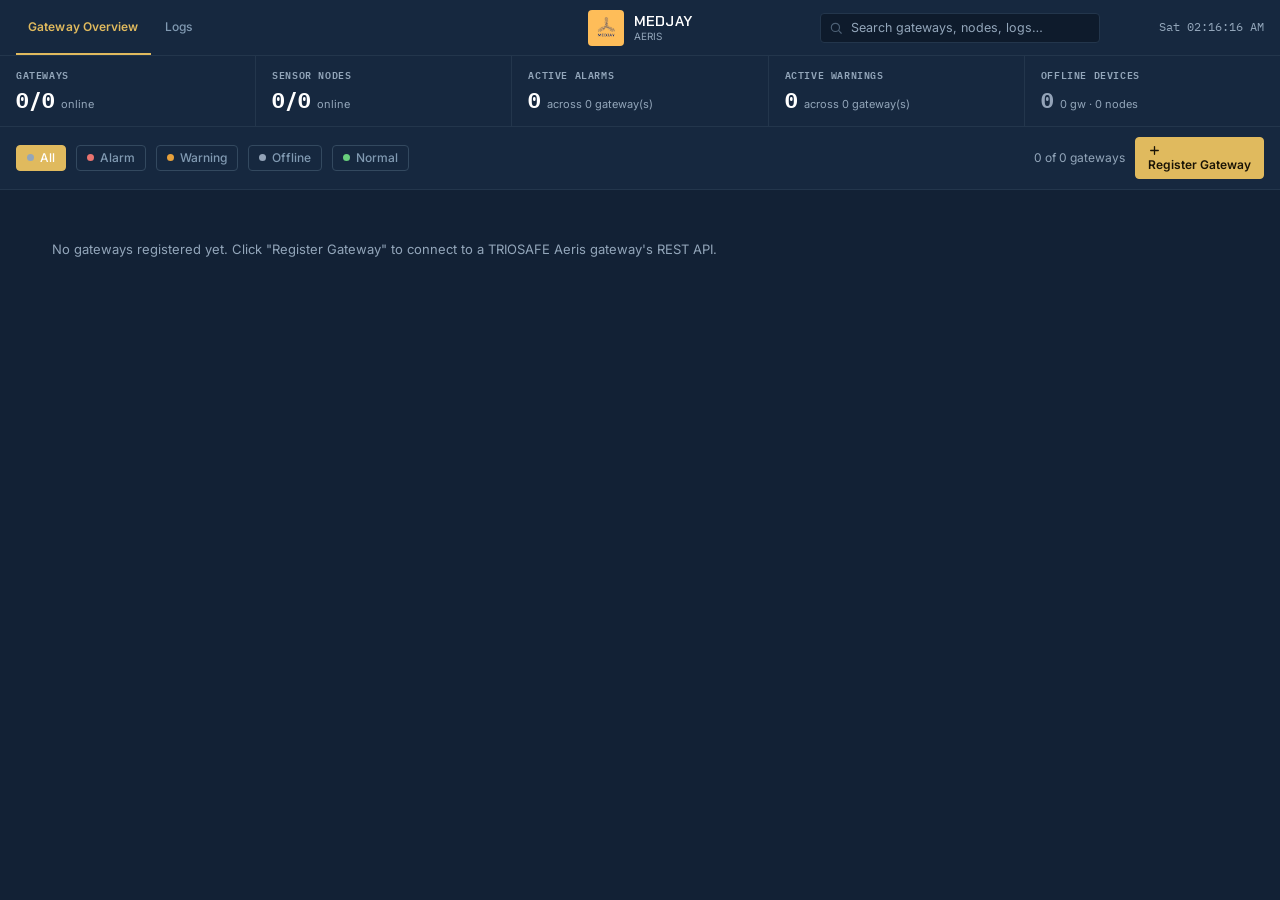
<file: index.html>
<!DOCTYPE html>
<html lang="en">
<head>
<meta charset="UTF-8">
<meta name="viewport" content="width=device-width, initial-scale=1.0">
<title>Medjay Aeris — Gateway Overview</title>
<link rel="preconnect" href="https://fonts.googleapis.com">
<link rel="preconnect" href="https://fonts.gstatic.com" crossorigin>
<link href="https://fonts.googleapis.com/css2?family=Chakra+Petch:wght@500;600;700&family=IBM+Plex+Mono:wght@400;500;600;700&family=Inter:wght@400;500;600;700&display=swap" rel="stylesheet">
<link rel="stylesheet" href="styles.css">
</head>
<body>

<div id="topbarMount"></div>
<div class="summary-strip" id="summaryStrip"></div>

<div class="toolbar">
  <div class="filter-chip active" data-f="all"><span class="dot" style="background:var(--text-tertiary)"></span>All</div>
  <div class="filter-chip" data-f="alarm"><span class="dot"></span>Alarm</div>
  <div class="filter-chip" data-f="warn"><span class="dot"></span>Warning</div>
  <div class="filter-chip" data-f="offline"><span class="dot"></span>Offline</div>
  <div class="filter-chip" data-f="ok"><span class="dot"></span>Normal</div>
  <div class="toolbar-spacer"></div>
  <span class="count-label" id="countLabel"></span>
  <button class="btn primary" id="addGwBtn">Register Gateway</button>
</div>

<div class="page">
  <div class="gw-grid" id="gwGrid"></div>
</div>

<div class="toast" id="toast"></div>

<script src="shared.js"></script>
<script>
document.getElementById('topbarMount').outerHTML = renderTopbar('overview');
document.getElementById('addGwBtn').innerHTML = ICONS.plus + ' Register Gateway';

let activeFilter = "all";

function promptGatewayForm(existing){
  const name = window.prompt('Gateway name:', existing ? existing.name : '');
  if(name === null) return null;
  const location = window.prompt('Location:', existing ? existing.location : '');
  if(location === null) return null;
  const baseUrl = window.prompt('Base URL (e.g. http://localhost:5000 or https://gateway.triosafe.in):', existing ? existing.baseUrl : 'http://localhost:5000');
  if(baseUrl === null) return null;
  const apiKey = window.prompt('API key (Bearer token — optional, current API version requires none):', existing ? GatewayRegistry.getApiKeyPlain(existing.id) : '');
  if(apiKey === null) return null;
  return { name: name.trim()||'Unnamed Gateway', location: location.trim()||'—', baseUrl: baseUrl.trim(), apiKey: apiKey.trim() };
}

document.getElementById('addGwBtn').addEventListener('click', ()=>{
  if(!requestEditUnlock()) return;
  const fields = promptGatewayForm(null);
  if(!fields) return;
  GatewayRegistry.add(fields);
  showToast('Gateway registered — polling started');
  render();
});

function cardHTML(gw){
  const entry = LiveStore.get(gw.id);
  const reachable = !!(entry.status && entry.status.gateway === "online");
  const sev = gwSeverity(gw.id);
  const nodes = entry.nodes || [];
  const totalNodes = nodes.length;
  const onlineNodes = nodes.filter(n=>n.online).length;
  const ok = nodes.filter(n=>nodeSeverity(n)==="ok").length;
  const amber = nodes.filter(n=>nodeSeverity(n)==="warn").length;
  const red = nodes.filter(n=>nodeSeverity(n)==="alarm").length;
  const offlineN = nodes.filter(n=>nodeSeverity(n)==="offline").length;
  const pct = totalNodes ? Math.round((onlineNodes/totalNodes)*100) : 0;
  const badgeMap = {alarm:"ALARM", warn:"WARNING", offline:"OFFLINE", ok:"NORMAL"};

  let alarmBanner;
  if(sev === "alarm"){
    alarmBanner = `<div class="alarm-banner active">${ICONS.alert}<span>${red} active alarm${red>1?'s':''}</span></div>`;
  } else if(!reachable){
    alarmBanner = `<div class="offline-note">${entry.lastError ? `Gateway unreachable — ${entry.lastError}` : 'Gateway unreachable'}</div>`;
  } else {
    alarmBanner = `<div class="alarm-banner clear">${ICONS.check}<span>No active alarms</span></div>`;
  }

  return `
  <div class="gw-card state-${sev}" data-id="${gw.id}" data-sev="${sev}" tabindex="0">
    <div class="gw-head">
      <div class="gw-title-block">
        <div class="gw-name-row">
          <span class="status-dot ${reachable?'online':'offline'}"></span>
          <span class="editable-wrap">
            <span class="gw-name">${gw.name}</span>
            <span class="edit-pencil" data-edit="gw-config" data-gw="${gw.id}" role="button" tabindex="0" aria-label="Edit gateway ${gw.name}" title="Edit gateway">${ICONS.pencil}</span>
          </span>
        </div>
        <div class="gw-location">${ICONS.pin}<span>${gw.location}</span></div>
        <div class="gw-location" style="font-family:var(--mono); font-size:10.5px;">${gw.baseUrl || '(no base URL configured)'}</div>
      </div>
      <span class="health-badge ${sev}">${badgeMap[sev]}</span>
    </div>
    <div class="divider"></div>
    <div class="conn-row">
      <div class="conn-item ${entry.status && entry.status.lora ? 'up':'down'}"><span class="cdot"></span>${ICONS.lora}<span>LoRa ${entry.status && entry.status.lora ? 'Connected':'Disconnected'}</span></div>
      <div class="conn-item ${entry.status && entry.status.database ? 'up':'down'}"><span class="cdot"></span><span>DB ${entry.status && entry.status.database ? 'Connected':'Disconnected'}</span></div>
    </div>
    <div class="nodes-row">
      <div class="row-label"><span>Sensor nodes</span><b>${onlineNodes}/${totalNodes} online</b></div>
      <div class="seg-bar"><div class="seg-online" style="width:${pct}%"></div><div class="seg-offline" style="width:${100-pct}%"></div></div>
    </div>
    <div class="threshold-row">
      <span class="t-item"><span class="tdot g"></span>${ok}</span>
      <span class="t-item"><span class="tdot a"></span>${amber}</span>
      <span class="t-item"><span class="tdot r"></span>${red}</span>
      <span class="t-item"><span class="tdot o"></span>${offlineN}</span>
    </div>
    ${alarmBanner}
    <div class="gw-footer">
      <span>${entry.status ? `Uptime ${Math.floor((entry.status.uptime||0)/60)}m` : '—'}</span>
      <span>${entry.lastPolled ? 'Polled ' + fmtAgo(Math.floor(entry.lastPolled/1000)) : 'Not yet polled'}</span>
    </div>
    <div class="gw-footer">
      <button class="btn danger" data-remove="${gw.id}" style="font-size:11px; padding:3px 8px;">Remove</button>
    </div>
  </div>`;
}

function applyFilters(list){
  if(activeFilter === "all") return list;
  return list.filter(gw => gwSeverity(gw.id) === activeFilter);
}

function render(){
  ensureAllGatewaysPolling();
  document.getElementById('summaryStrip').innerHTML = renderSummaryStripHTML();
  const gateways = GatewayRegistry.list();
  const filtered = applyFilters(gateways).sort((a,b)=>severityRank(gwSeverity(a.id))-severityRank(gwSeverity(b.id)));

  if(!gateways.length){
    document.getElementById('gwGrid').innerHTML = `<div class="empty-state">No gateways registered yet. Click "Register Gateway" to connect to a TRIOSAFE Aeris gateway's REST API.</div>`;
  } else {
    document.getElementById('gwGrid').innerHTML = filtered.map(cardHTML).join('') || `<div class="empty-state">No gateways match this filter.</div>`;
  }
  document.getElementById('countLabel').textContent = `${filtered.length} of ${gateways.length} gateways`;

  document.querySelectorAll('.gw-card').forEach(card=>{
    card.addEventListener('click', (e)=>{
      if(e.target.closest('[data-edit]') || e.target.closest('[data-remove]')) return;
      window.location.href = `gateway-detail.html?gw=${encodeURIComponent(card.dataset.id)}`;
    });
  });
  document.querySelectorAll('[data-edit="gw-config"]').forEach(pencil=>{
    const openEditor = (e)=>{
      e.stopPropagation();
      if(!requestEditUnlock()) return;
      const gw = GatewayRegistry.get(pencil.dataset.gw);
      if(!gw) return;
      const fields = promptGatewayForm(gw);
      if(!fields) return;
      GatewayRegistry.update(gw.id, fields);
      showToast('Gateway config updated');
      render();
    };
    pencil.addEventListener('click', openEditor);
    pencil.addEventListener('keydown', (e)=>{
      if(e.key==='Enter' || e.key===' '){ e.preventDefault(); openEditor(e); }
    });
  });
  document.querySelectorAll('[data-remove]').forEach(btn=>{
    btn.addEventListener('click', (e)=>{
      e.stopPropagation();
      if(!requestEditUnlock()) return;
      if(!window.confirm('Remove this gateway from the dashboard? (Does not affect the physical device.)')) return;
      GatewayRegistry.remove(btn.dataset.remove);
      showToast('Gateway removed');
      render();
    });
  });
}

wireGlobalSearch();
document.querySelectorAll('.filter-chip').forEach(chip=>{
  chip.addEventListener('click', ()=>{
    document.querySelectorAll('.filter-chip').forEach(c=>c.classList.remove('active'));
    chip.classList.add('active');
    activeFilter = chip.dataset.f;
    render();
  });
});

tickClock(); setInterval(tickClock, 1000);
render();
setInterval(render, 5000); // matches spec's recommended /api/status + /api/nodes refresh interval
</script>
</body>
</html>
</file>
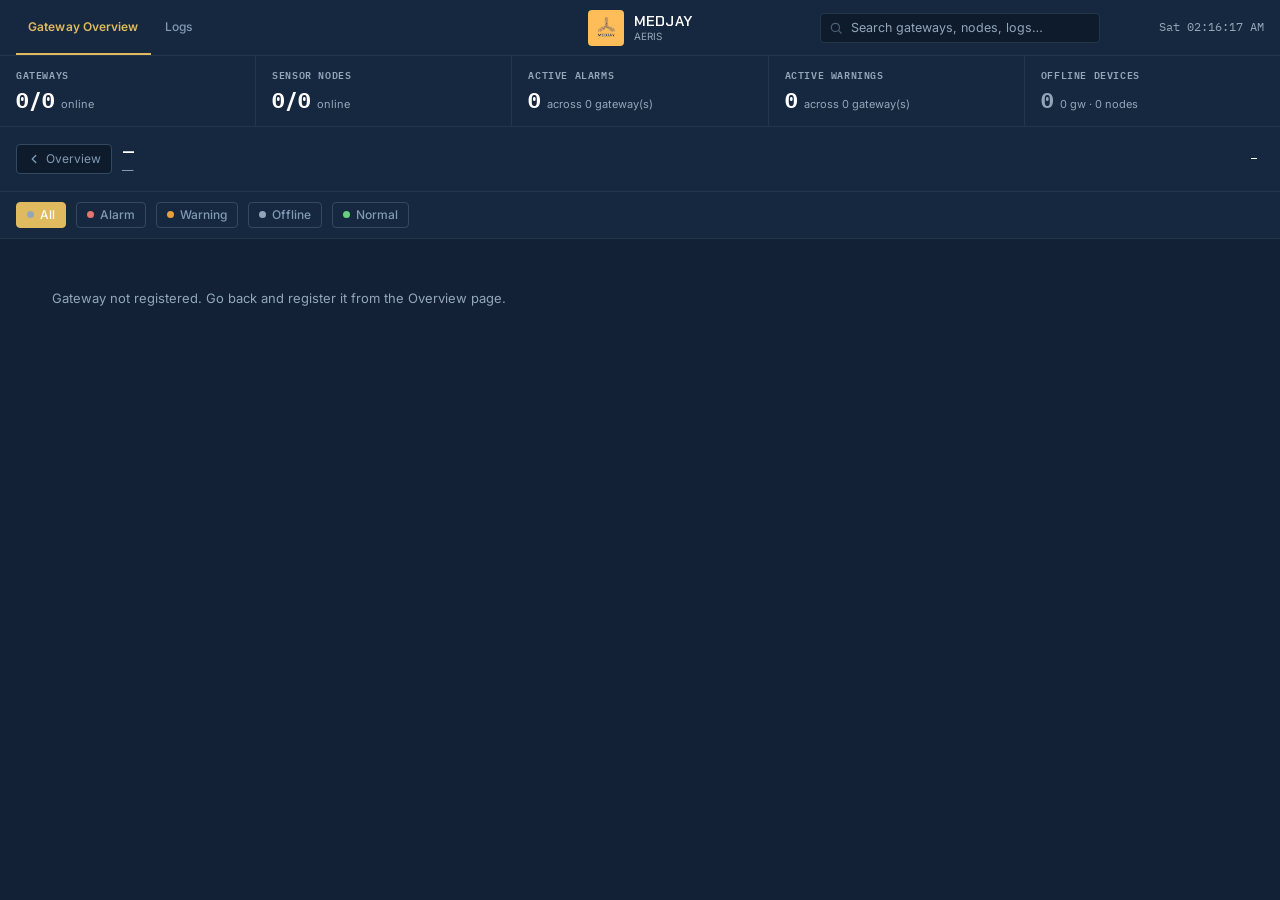
<file: gateway-detail.html>
<!DOCTYPE html>
<html lang="en">
<head>
<meta charset="UTF-8">
<meta name="viewport" content="width=device-width, initial-scale=1.0">
<title>Medjay Aeris — Gateway Detail</title>
<link rel="preconnect" href="https://fonts.googleapis.com">
<link rel="preconnect" href="https://fonts.gstatic.com" crossorigin>
<link href="https://fonts.googleapis.com/css2?family=Chakra+Petch:wght@500;600;700&family=IBM+Plex+Mono:wght@400;500;600;700&family=Inter:wght@400;500;600;700&display=swap" rel="stylesheet">
<link rel="stylesheet" href="styles.css">
</head>
<body>

<div id="topbarMount"></div>
<div class="summary-strip" id="summaryStrip"></div>

<div class="page-header">
  <a class="back-btn" href="index.html">&larr; Overview</a>
  <div class="page-title-row">
    <div>
      <div class="page-title" id="gwTitle">—</div>
      <div class="page-title-sub" id="gwLocation">—</div>
    </div>
  </div>
  <span class="health-badge" id="gwBadge">—</span>
</div>

<div class="toolbar">
  <div class="filter-chip active" data-f="all"><span class="dot" style="background:var(--text-tertiary)"></span>All</div>
  <div class="filter-chip" data-f="alarm"><span class="dot"></span>Alarm</div>
  <div class="filter-chip" data-f="warn"><span class="dot"></span>Warning</div>
  <div class="filter-chip" data-f="offline"><span class="dot"></span>Offline</div>
  <div class="filter-chip" data-f="ok"><span class="dot"></span>Normal</div>
  <div class="toolbar-spacer"></div>
  <span class="count-label" id="countLabel"></span>
  <span class="count-label" id="queueLabel"></span>
</div>

<div class="page">
  <div class="node-grid" id="nodeGrid"></div>
</div>

<div class="toast" id="toast"></div>

<script src="shared.js"></script>
<script>
document.getElementById('topbarMount').outerHTML = renderTopbar('overview');
document.querySelector('.back-btn').innerHTML = ICONS.back + ' Overview';

const params = new URLSearchParams(location.search);
const gwId = params.get('gw');
const gw = GatewayRegistry.get(gwId);
let activeFilter = "all";

function metricRow(label, value, unit, barCls, maxRef, thresholdVal){
  const pct = Math.max(2, Math.min(100, (Math.abs(value)/maxRef)*100));
  const tickPct = thresholdVal != null ? Math.max(0, Math.min(100, (Math.abs(thresholdVal)/maxRef)*100)) : null;
  return `<div class="metric-row">
    <span class="metric-label">${label}</span>
    <div class="metric-bar-track">
      <div class="metric-bar-fill ${barCls}" style="width:${pct}%"></div>
      ${tickPct!=null ? `<div class="threshold-tick" style="left:${tickPct}%" title="Local early-warning line: ${thresholdVal}${unit}"></div>` : ''}
    </div>
    <span class="metric-value">${value}${unit}</span>
  </div>`;
}

function nodeCardHTML(n){
  const sev = nodeSeverity(n);
  const badgeMap = {alarm:"ALARM", warn:"WARNING", offline:"OFFLINE", ok:"NORMAL"};
  const buzzerCmd = LocalBuzzer.get(gwId, n.id);
  return `
  <div class="node-card state-${sev}" data-id="${n.id}">
    <div class="node-head">
      <div class="node-name">
        <span class="status-dot ${n.online?'online':'offline'}"></span>
        Node ${n.id}
      </div>
      <span class="health-badge ${sev}">${badgeMap[sev]}</span>
    </div>
    <div class="node-id">RSSI ${n.rssi ?? '—'} dBm · SNR ${n.snr ?? '—'} dB</div>
    ${!n.online ? `<div class="offline-note">Offline — last seen ${fmtAgo(n.last_seen)}</div>` : ''}
    ${metricRow('TEMP', n.temperature, '°C', barClsFor('temp', n), 60, LocalThresholds.get(gwId, n.id).temperature.amber)}
    ${metricRow('HUMID', n.humidity, '%', barClsFor('humidity', n), 100, LocalThresholds.get(gwId, n.id).humidity.amber)}
    ${metricRow('SMOKE', n.smoke, '', barClsFor('smoke', n), 300, LocalThresholds.get(gwId, n.id).smoke.amber)}
    ${metricRow('BATT', n.battery, '%', barClsFor('battery', n), 100, LocalThresholds.get(gwId, n.id).battery.amber)}
    <div class="gw-footer">
      <span class="buzzer-tag ${buzzerCmd===true ? 'enabled':'muted'}">${ICONS.speaker} ${buzzerCmd===null ? 'Unknown' : (buzzerCmd ? 'Enabled':'Muted')}${buzzerCmd!==null?' (last cmd)':''}</span>
      <span>Updated ${fmtAgo(n.last_seen)}</span>
    </div>
  </div>`;
}

async function render(){
  document.getElementById('summaryStrip').innerHTML = renderSummaryStripHTML();
  if(!gw){
    document.getElementById('nodeGrid').innerHTML = `<div class="empty-state">Gateway not registered. Go back and register it from the Overview page.</div>`;
    return;
  }
  ensurePolling(gw);
  const entry = LiveStore.get(gw.id);
  const sev = gwSeverity(gw.id);
  const badgeMap = {alarm:"ALARM", warn:"WARNING", offline:"OFFLINE", ok:"NORMAL"};
  document.getElementById('gwTitle').textContent = gw.name;
  document.getElementById('gwLocation').textContent = `${gw.location} · ${gw.baseUrl}`;
  const badgeEl = document.getElementById('gwBadge');
  badgeEl.textContent = badgeMap[sev];
  badgeEl.className = `health-badge ${sev}`;

  let nodes = entry.nodes || [];
  if(activeFilter !== "all") nodes = nodes.filter(n => nodeSeverity(n) === activeFilter);

  document.getElementById('nodeGrid').innerHTML = nodes.map(nodeCardHTML).join('') || `<div class="empty-state">${entry.lastError ? 'Gateway unreachable — ' + entry.lastError : 'No sensor nodes match this filter.'}</div>`;
  document.getElementById('countLabel').textContent = `${nodes.length} of ${(entry.nodes||[]).length} sensor nodes`;

  const q = await fetchQueue(gw);
  document.getElementById('queueLabel').textContent = q.ok ? `${q.data.pending||0} command(s) queued` : '';

  document.querySelectorAll('.node-card').forEach(card=>{
    card.addEventListener('click', ()=>{
      window.location.href = `sensor-detail.html?gw=${encodeURIComponent(gwId)}&node=${encodeURIComponent(card.dataset.id)}`;
    });
  });
}

document.querySelectorAll('.filter-chip').forEach(chip=>{
  chip.addEventListener('click', ()=>{
    document.querySelectorAll('.filter-chip').forEach(c=>c.classList.remove('active'));
    chip.classList.add('active');
    activeFilter = chip.dataset.f;
    render();
  });
});

tickClock(); setInterval(tickClock, 1000);
wireGlobalSearch();
render();
setInterval(render, 5000);
</script>
</body>
</html>
</file>
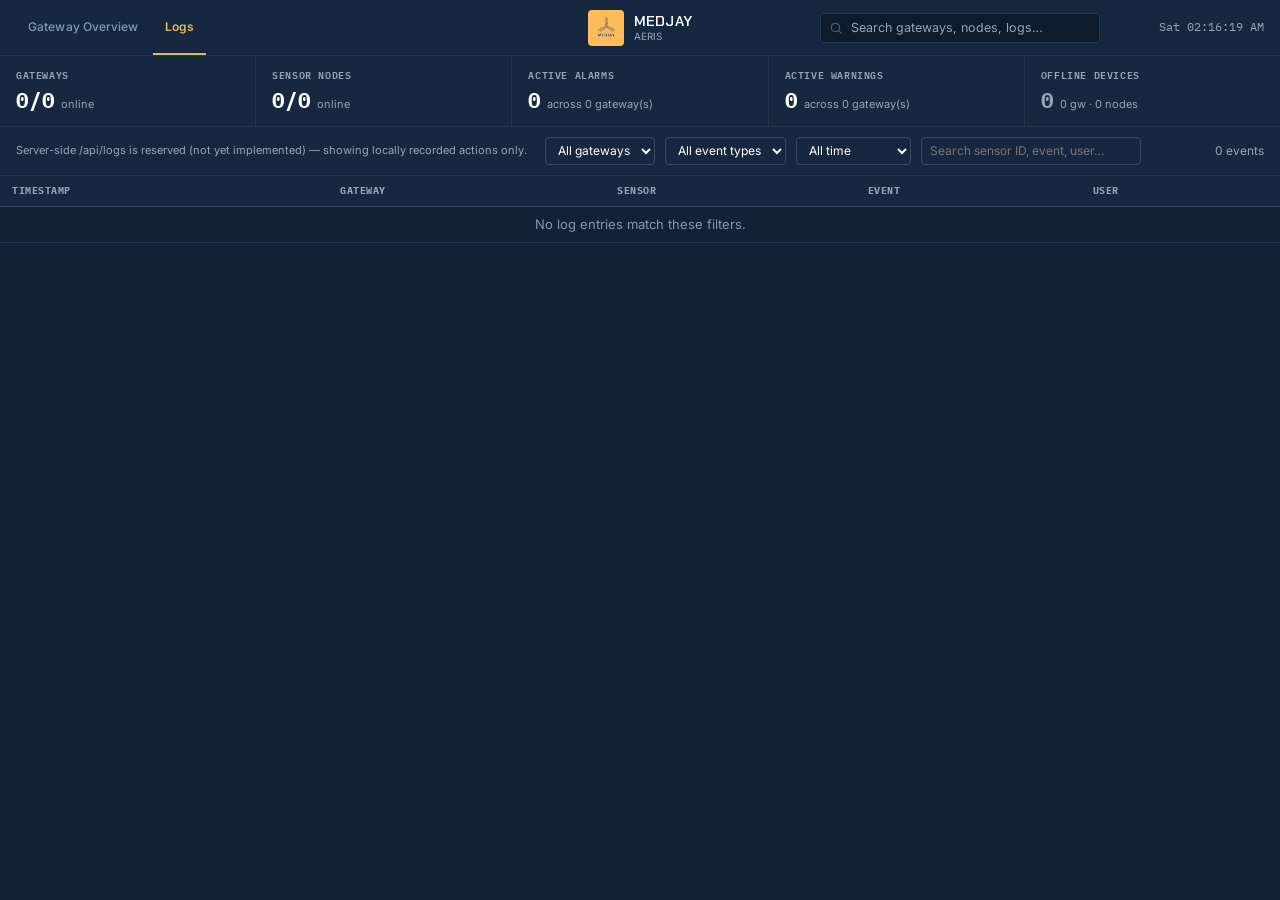
<file: logs.html>
<!DOCTYPE html>
<html lang="en">
<head>
<meta charset="UTF-8">
<meta name="viewport" content="width=device-width, initial-scale=1.0">
<title>Medjay Aeris — Logs</title>
<link rel="preconnect" href="https://fonts.googleapis.com">
<link rel="preconnect" href="https://fonts.gstatic.com" crossorigin>
<link href="https://fonts.googleapis.com/css2?family=Chakra+Petch:wght@500;600;700&family=IBM+Plex+Mono:wght@400;500;600;700&family=Inter:wght@400;500;600;700&display=swap" rel="stylesheet">
<link rel="stylesheet" href="styles.css">
</head>
<body>

<div id="topbarMount"></div>
<div class="summary-strip" id="summaryStrip"></div>

<div class="log-toolbar">
  <select class="log-select" id="filterGateway"><option value="">All gateways</option></select>
  <select class="log-select" id="filterEvent"><option value="">All event types</option></select>
  <select class="log-select" id="filterDate">
    <option value="">All time</option>
    <option value="1">Last 24 hours</option>
    <option value="7">Last 7 days</option>
    <option value="30">Last 30 days</option>
  </select>
  <input class="log-input" id="filterSearch" type="text" placeholder="Search sensor ID, event, user…">
  <div class="toolbar-spacer"></div>
  <span class="count-label" id="logCountLabel"></span>
</div>

<div class="page">
  <div class="table-wrap">
    <table class="log-table">
      <thead><tr><th>Timestamp</th><th>Gateway</th><th>Sensor</th><th>Event</th><th>User</th></tr></thead>
      <tbody id="logBody"></tbody>
    </table>
  </div>
</div>

<div class="toast" id="toast"></div>

<script src="shared.js"></script>
<script>
document.getElementById('topbarMount').outerHTML = renderTopbar('logs');

const gateways = GatewayRegistry.list();
const gwSelect = document.getElementById('filterGateway');
gateways.forEach(g => gwSelect.insertAdjacentHTML('beforeend', `<option value="${g.id}">${g.name}</option>`));

const allEvents = [...new Set(getLogs().map(l=>l.event))].sort();
const evSelect = document.getElementById('filterEvent');
allEvents.forEach(e => evSelect.insertAdjacentHTML('beforeend', `<option value="${e}">${e}</option>`));

document.querySelector('.log-toolbar').insertAdjacentHTML('afterbegin',
  `<span class="empty-state" style="padding:0 8px 0 0; font-size:11px;">Server-side /api/logs is reserved (not yet implemented) — showing locally recorded actions only.</span>`);

function eventTagClass(event){
  if(event.includes('Alarm Triggered')) return 'alarm';
  if(event.includes('Offline')) return 'offline'; // distinct from alarm — spec requires offline ≠ alarm color
  if(event.includes('Warning') || event.includes('Threshold')) return 'warn';
  if(event.includes('Cleared') || event.includes('Acknowledged') || event.includes('Online')) return 'ok';
  return 'neutral';
}

function render(){
  document.getElementById('summaryStrip').innerHTML = renderSummaryStripHTML();
  let logs = getLogs();

  const gw = gwSelect.value;
  const ev = evSelect.value;
  const days = Number(document.getElementById('filterDate').value) || 0;
  const q = document.getElementById('filterSearch').value.trim().toLowerCase();

  if(gw) logs = logs.filter(l => l.gateway === gw);
  if(ev) logs = logs.filter(l => l.event === ev);
  if(days) logs = logs.filter(l => (Date.now() - l.ts) <= days*86400000);
  if(q) logs = logs.filter(l =>
    (l.sensor||'').toLowerCase().includes(q) ||
    (l.event||'').toLowerCase().includes(q) ||
    (l.user||'').toLowerCase().includes(q) ||
    (l.gateway||'').toLowerCase().includes(q)
  );

  document.getElementById('logCountLabel').textContent = `${logs.length} events`;
  document.getElementById('logBody').innerHTML = logs.length ? logs.map(l => {
    const gwObj = gateways.find(g=>g.id===l.gateway);
    return `<tr>
      <td>${fmtTs(l.ts)}</td>
      <td>${gwObj ? gwObj.name : (l.gateway || '—')}</td>
      <td>${l.sensor || '—'}</td>
      <td><span class="event-tag ${eventTagClass(l.event)}">${l.event}</span></td>
      <td>${l.user || '—'}</td>
    </tr>`;
  }).join('') : `<tr><td colspan="5" class="empty-state">No log entries match these filters.</td></tr>`;
}

[gwSelect, evSelect, document.getElementById('filterDate')].forEach(el => el.addEventListener('change', render));
document.getElementById('filterSearch').addEventListener('input', render);

// A global search result for a log links here as logs.html?q=... — reuse
// that same term to pre-filter the table the local search box already has.
const qParam = new URLSearchParams(location.search).get('q');
if(qParam){ document.getElementById('filterSearch').value = qParam; }

tickClock(); setInterval(tickClock, 1000);
wireGlobalSearch();
render();
</script>
</body>
</html>
</file>
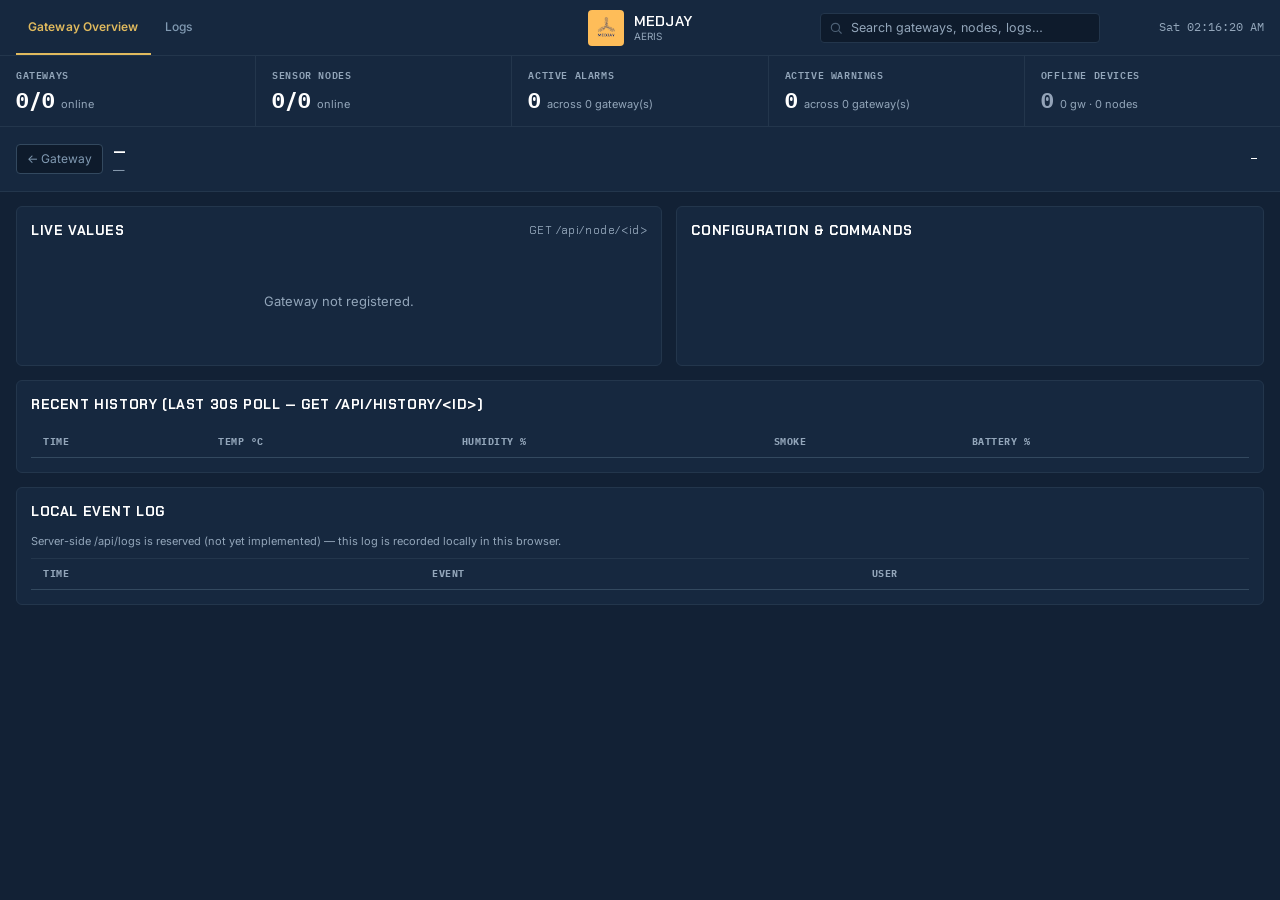
<file: sensor-detail.html>
<!DOCTYPE html>
<html lang="en">
<head>
<meta charset="UTF-8">
<meta name="viewport" content="width=device-width, initial-scale=1.0">
<title>Medjay Aeris — Sensor Detail</title>
<link rel="preconnect" href="https://fonts.googleapis.com">
<link rel="preconnect" href="https://fonts.gstatic.com" crossorigin>
<link href="https://fonts.googleapis.com/css2?family=Chakra+Petch:wght@500;600;700&family=IBM+Plex+Mono:wght@400;500;600;700&family=Inter:wght@400;500;600;700&display=swap" rel="stylesheet">
<link rel="stylesheet" href="styles.css">
</head>
<body>

<div id="topbarMount"></div>
<div class="summary-strip" id="summaryStrip"></div>

<div class="page-header">
  <a class="back-btn" id="backBtn" href="index.html">&larr; Gateway</a>
  <div class="page-title-row">
    <div>
      <div class="page-title" id="nodeTitle">—</div>
      <div class="page-title-sub" id="nodeSub">—</div>
    </div>
  </div>
  <span class="health-badge" id="nodeBadge">—</span>
</div>

<div class="detail-grid">
  <div class="panel">
    <div class="panel-title">Live Values <span style="font-weight:400; text-transform:none; color:var(--text-tertiary); font-size:11px;">GET /api/node/&lt;id&gt;</span></div>
    <div id="liveValues"></div>
    <div id="offlineNotice"></div>
  </div>

  <div class="panel">
    <div class="panel-title">Configuration &amp; Commands</div>
    <div id="configPanel"></div>
  </div>

  <div class="panel" style="grid-column:1 / -1;">
    <div class="panel-title">
      Recent History (last 30s poll — GET /api/history/&lt;id&gt;)
      <span class="count-label" id="historyCount"></span>
    </div>
    <div class="table-wrap">
      <table class="log-table">
        <thead><tr><th>Time</th><th>Temp °C</th><th>Humidity %</th><th>Smoke</th><th>Battery %</th></tr></thead>
        <tbody id="historyBody"></tbody>
      </table>
    </div>
  </div>

  <div class="panel" style="grid-column:1 / -1;">
    <div class="panel-title">
      Local Event Log
      <span class="count-label" id="logCount"></span>
    </div>
    <div class="log-toolbar" style="padding:0 0 8px;">
      <span class="empty-state" style="padding:0; font-size:11px; text-align:left;">Server-side /api/logs is reserved (not yet implemented) — this log is recorded locally in this browser.</span>
    </div>
    <div class="table-wrap">
      <table class="log-table">
        <thead><tr><th>Time</th><th>Event</th><th>User</th></tr></thead>
        <tbody id="nodeLogBody"></tbody>
      </table>
    </div>
  </div>
</div>

<div class="toast" id="toast"></div>

<script src="shared.js"></script>
<script>
document.getElementById('topbarMount').outerHTML = renderTopbar('overview');

const params = new URLSearchParams(location.search);
const gwId = params.get('gw');
const nodeId = params.get('node');
const gw = GatewayRegistry.get(gwId);

function metricRowLg(label, value, unit, barCls, maxRef, thresholdVal){
  const pct = Math.max(2, Math.min(100, (Math.abs(value)/maxRef)*100));
  const tickPct = thresholdVal != null ? Math.max(0, Math.min(100, (Math.abs(thresholdVal)/maxRef)*100)) : null;
  return `<div class="metric-row lg">
    <span class="metric-label">${label}</span>
    <div class="metric-bar-track">
      <div class="metric-bar-fill ${barCls}" style="width:${pct}%"></div>
      ${tickPct!=null ? `<div class="threshold-tick" style="left:${tickPct}%" title="Local early-warning line: ${thresholdVal}${unit}"></div>` : ''}
    </div>
    <span class="metric-value">${value}${unit}</span>
  </div>`;
}
function thresholdRow(label, key, unit){
  const t = LocalThresholds.get(gwId, nodeId);
  return `<div class="config-row" data-threshold="${key}">
    <span class="form-label">${label} early-warning line${unit?` (${unit})`:''}</span>
    <span class="editable-wrap">
      <span class="config-value" data-display="${key}">${t[key].amber}</span>
      <span class="edit-pencil" data-edit-threshold="${key}" role="button" tabindex="0" aria-label="Edit local ${label.toLowerCase()} early-warning line" title="Edit local ${label.toLowerCase()} preview line">${ICONS.pencil}</span>
    </span>
  </div>`;
}

let latestNode = null;

async function render(){
  document.getElementById('summaryStrip').innerHTML = renderSummaryStripHTML();
  if(!gw){
    document.getElementById('liveValues').innerHTML = `<div class="empty-state">Gateway not registered.</div>`;
    document.getElementById('configPanel').innerHTML = '';
    return;
  }
  document.getElementById('backBtn').href = `gateway-detail.html?gw=${encodeURIComponent(gw.id)}`;
  document.getElementById('backBtn').innerHTML = `${ICONS.back} ${gw.name}`;

  const res = await fetchNode(gw, nodeId);
  if(!res.ok){
    document.getElementById('liveValues').innerHTML = `<div class="empty-state">Could not reach node — ${res.error}</div>`;
    return;
  }
  const node = res.data;
  latestNode = node;
  const sev = nodeSeverity(node);
  const badgeMap = {alarm:"ALARM", warn:"WARNING", offline:"OFFLINE", ok:"NORMAL"};
  document.getElementById('nodeTitle').textContent = `Node ${node.id}`;
  document.getElementById('nodeSub').innerHTML = `RSSI ${node.rssi ?? '—'} dBm &nbsp;·&nbsp; SNR ${node.snr ?? '—'} dB &nbsp;·&nbsp; Counter ${node.counter ?? '—'} &nbsp;·&nbsp; ${gw.name} — ${gw.location}`;
  const badgeEl = document.getElementById('nodeBadge');
  badgeEl.textContent = badgeMap[sev];
  badgeEl.className = `health-badge ${sev}`;

  document.getElementById('offlineNotice').innerHTML = !node.online
    ? `<div class="offline-note">This node is currently offline. Values below are the last readings received.</div>` : '';

  document.getElementById('liveValues').innerHTML = `
    ${(()=>{ const t = LocalThresholds.get(gwId, nodeId); return `
    ${metricRowLg('Temperature', node.temperature, '°C', barClsFor('temp', node), 60, t.temperature.amber)}
    ${metricRowLg('Humidity', node.humidity, '%', barClsFor('humidity', node), 100, t.humidity.amber)}
    ${metricRowLg('Smoke (ADC)', node.smoke, '', barClsFor('smoke', node), 300, t.smoke.amber)}
    ${metricRowLg('Battery', node.battery, '%', barClsFor('battery', node), 100, t.battery.amber)}
    `; })()}
  `;

  const f = decodeFlags(node.flags);
  const buzzerCmd = LocalBuzzer.get(gwId, nodeId);
  document.getElementById('configPanel').innerHTML = `
    <div class="config-row"><span class="form-label">Device alarm flags</span><span class="config-value" style="font-family:var(--mono); font-weight:400;">
      ${['smoke','temp','humidity','batteryLow','loraError'].filter(k=>f[k]).join(', ') || 'none set'}
    </span></div>
    ${thresholdRow('Temperature', 'temperature', '°C')}
    ${thresholdRow('Humidity', 'humidity', '%')}
    ${thresholdRow('Smoke', 'smoke')}
    ${thresholdRow('Battery', 'battery', '%')}
    <div class="config-row">
      <span class="form-label">Alarm output (buzzer)</span>
      <span class="config-value">${buzzerCmd===null ? 'Unknown — never commanded' : (buzzerCmd ? 'Enabled (last commanded, unconfirmed)' : 'Disabled (last commanded, unconfirmed)')}</span>
    </div>
    <div class="btn-row">
      <button class="btn" id="pingBtn">Ping</button>
      <button class="btn" id="enableAlarmBtn">Enable Alarm</button>
      <button class="btn" id="disableAlarmBtn">Disable Alarm</button>
      <button class="btn danger" id="rebootBtn">Reboot</button>
      <button class="btn danger" id="resetBtn">Factory Reset</button>
    </div>
  `;

  document.querySelectorAll('[data-edit-threshold]').forEach(pencil=>{
    const openEditor = ()=>{
      const key = pencil.dataset.editThreshold;
      const t = LocalThresholds.get(gwId, nodeId);
      const val = window.prompt(`Local early-warning line for ${key} (informational only — does not change device alarm state):`, t[key].amber);
      if(val === null) return;
      const num = Number(val);
      if(Number.isNaN(num)){ window.alert('Enter a valid number.'); return; }
      t[key] = { amber: num };
      LocalThresholds.set(gwId, nodeId, t);
      addLog({gateway:gwId, sensor:nodeId, event:"Local Threshold Preview Changed", user:"admin"});
      showToast('Local preview line updated');
      render();
    };
    pencil.addEventListener('click', openEditor);
    pencil.addEventListener('keydown', (e)=>{
      if(e.key==='Enter' || e.key===' '){ e.preventDefault(); openEditor(); }
    });
  });

  async function runCommand(command, {destructive=false}={}){
    if(destructive && !requestEditUnlock()) return;
    if(destructive && !window.confirm(`Send ${command} to node ${nodeId}? This affects the physical device.`)) return;
    const res = await sendCommand(gw, nodeId, command);
    showToast(res.ok ? `${command} sent — queued` : `${command} failed — ${res.error}`);
    render();
  }
  document.getElementById('pingBtn').onclick = ()=>runCommand('PING');
  document.getElementById('enableAlarmBtn').onclick = ()=>runCommand('ENABLE_ALARM');
  document.getElementById('disableAlarmBtn').onclick = ()=>runCommand('DISABLE_ALARM');
  document.getElementById('rebootBtn').onclick = ()=>runCommand('REBOOT', {destructive:true});
  document.getElementById('resetBtn').onclick = ()=>runCommand('FACTORY_RESET', {destructive:true});

  // History (30s cadence per spec — only fetched here, not on every 5s tick)
  if(!render._lastHistoryFetch || Date.now()-render._lastHistoryFetch > POLL_MS.history){
    render._lastHistoryFetch = Date.now();
    const h = await fetchHistory(gw, nodeId);
    render._history = h.ok && Array.isArray(h.data) ? h.data : [];
  }
  const hist = render._history || [];
  document.getElementById('historyCount').textContent = `${hist.length} point${hist.length===1?'':'s'}`;
  document.getElementById('historyBody').innerHTML = hist.length ? hist.slice().reverse().map(p => `
    <tr><td>${fmtTs(p.timestamp*1000)}</td><td>${p.temperature}</td><td>${p.humidity}</td><td>${p.smoke}</td><td>${p.battery}</td></tr>
  `).join('') : `<tr><td colspan="5" class="empty-state">No history returned yet.</td></tr>`;

  // Local event log for this node
  const logs = getLogs().filter(l => l.sensor === String(nodeId) && l.gateway === gwId);
  document.getElementById('logCount').textContent = `${logs.length} event${logs.length===1?'':'s'}`;
  document.getElementById('nodeLogBody').innerHTML = logs.length ? logs.map(l => `
    <tr><td>${fmtTs(l.ts)}</td><td>${l.event}</td><td>${l.user||'—'}</td></tr>
  `).join('') : `<tr><td colspan="3" class="empty-state">No events recorded for this node yet.</td></tr>`;
}

tickClock(); setInterval(tickClock, 1000);
wireGlobalSearch();
render();
setInterval(render, 5000);
</script>
</body>
</html>
</file>
<file: styles.css>
:root{
    /* Palette sampled directly from the Medjay Technologies brand site */
    --bg: #122135;          /* page background — sampled hero/nav background */
    --panel: #16283F;       /* card/topbar surface — one step up from bg for depth */
    --panel-alt: #0E1B2C;   /* recessed surface: search box, offline cards */
    --border: #23364C;      /* hairline borders — derived from sampled panel border #203450 */
    --border-strong: #33495F;
    --text: #FFFFFF;        /* sampled heading white */
    --text-secondary: #819AB2; /* sampled body copy tone */
    --text-tertiary: #93A6BA;  /* brand's dim subtitle hue, lightened further to clear 4.5:1 on both bg and panel */

    --blue: #E0BA5E;        /* primary interactive/brand accent — sampled gold from CTAs & headings */
    --blue-dark: #BDA057;   /* sampled muted gold (section labels) */
    --blue-bg: rgba(224,186,94,0.14);

    --green: #68CF7C;       /* sampled "Vision" node color */
    --green-bg: rgba(104,207,124,0.14);
    --green-border: rgba(104,207,124,0.4);

    --amber: #E6A03B;       /* sampled "Operational Doctrines" node color */
    --amber-bg: rgba(230,160,59,0.14);
    --amber-border: rgba(230,160,59,0.4);

    --red: #E9736F;         /* sampled "Operators" node color */
    --red-bg: rgba(233,115,111,0.16);
    --red-border: rgba(233,115,111,0.45);

    --gray: #93A3B8;        /* muted slate, distinct from all status accents — brightened to meet 4.5:1 for offline text */
    --gray-bg: rgba(90,107,128,0.18);
    --gray-border: rgba(90,107,128,0.4);

    --radius: 6px;
    --radius-sm: 4px;
    --font: "Inter", "IBM Plex Sans", -apple-system, BlinkMacSystemFont, "Segoe UI", sans-serif;
    --font-display: "Chakra Petch", "Inter", sans-serif;
    --mono: "IBM Plex Mono", "JetBrains Mono", "SF Mono", Consolas, monospace;
  }

  *{box-sizing:border-box;}
  html,body{margin:0;padding:0;}
  body{
    background:var(--bg);
    color:var(--text);
    font-family:var(--font);
    font-size:13px;
    line-height:1.45;
    -webkit-font-smoothing:antialiased;
  }
  ::selection{background:var(--blue-bg); color:var(--blue-dark);}

  a, button{font-family:inherit;}
  button{cursor:pointer;}

  /* ---------- Top bar ---------- */
  .topbar{
    position:sticky; top:0; z-index:50;
    height:56px;
    background:var(--panel);
    border-bottom:1px solid var(--border);
    display:grid;
    grid-template-columns:1fr auto 1fr;
    align-items:center;
    column-gap:16px;
    padding:0 16px;
  }
  .topbar-left, .topbar-right{
    display:flex; align-items:center; height:100%; min-width:0;
  }
  .topbar-left{justify-self:start; gap:2px;}
  .topbar-right{justify-self:end; gap:14px;}
  .brand{
    display:flex; align-items:center; gap:10px;
    height:100%;
    justify-self:center;
    white-space:nowrap;
  }
  .brand-logo{
    height:36px; width:auto; max-width:150px;
    object-fit:contain; display:block; flex-shrink:0;
    border-radius:4px;
  }
  .brand-text{display:flex; flex-direction:column; line-height:1.2;}
  .brand-text .name{
    font-family:var(--font-display); font-weight:600; font-size:14.5px; color:var(--text);
    letter-spacing:.2px;
  }
  .brand-text .sub{font-size:10px; color:var(--text-tertiary); letter-spacing:.1px;}

  .nav{display:flex; align-items:center; gap:2px; height:100%;}
  .nav-item{
    height:100%;
    display:flex; align-items:center;
    padding:0 12px;
    font-family:var(--font);
    font-size:12px; font-weight:500;
    letter-spacing:0.1px;
    color:var(--text-secondary);
    border-bottom:2px solid transparent;
    white-space:nowrap;
  }
  .nav-item.active{
    color:var(--blue);
    border-bottom-color:var(--blue);
    font-weight:600;
  }
  .nav-item.disabled{color:var(--text-tertiary); opacity:.55; cursor:default;}


  .search-box{
    position:relative;
    display:flex; align-items:center; gap:6px;
    background:var(--panel-alt);
    border:1px solid var(--border);
    border-radius:var(--radius-sm);
    padding:0 8px;
    height:30px;
    width:280px;
  }
  .search-box svg{flex-shrink:0; opacity:.55;}
  .search-box input{
    border:none; outline:none; background:transparent;
    font-size:12.5px; color:var(--text); width:100%;
    font-family:inherit;
  }
  .search-box input::placeholder{color:var(--text-tertiary);}

  /* ---------- Global search results dropdown ---------- */
  .search-results{
    display:none;
    position:fixed; top:60px; right:16px;
    width:360px; max-height:70vh; overflow:auto;
    background:var(--panel); border:1px solid var(--border-strong);
    border-radius:var(--radius); box-shadow:0 10px 28px rgba(0,0,0,0.45);
    z-index:200;
  }
  .search-results.show{display:block;}
  .search-group-label{
    font-family:var(--mono); font-size:10px; text-transform:uppercase; letter-spacing:.5px;
    color:var(--text-tertiary); padding:8px 12px 4px;
  }
  .search-result-item{
    display:flex; align-items:center; gap:8px;
    padding:7px 12px; font-size:12.5px; color:var(--text);
    cursor:pointer; border-bottom:1px solid var(--border);
  }
  .search-result-item:hover{background:var(--panel-alt);}
  .search-result-sub{margin-left:auto; color:var(--text-tertiary); font-size:11px; white-space:nowrap; overflow:hidden; text-overflow:ellipsis; max-width:170px;}
  .search-empty{padding:16px; text-align:center; color:var(--text-tertiary); font-size:12px;}

  .role-switch{
    display:flex; align-items:center; gap:8px;
    font-size:12px; color:var(--text-secondary);
  }
  .role-select{
    height:28px;
    border:1px solid var(--border-strong);
    background:var(--panel);
    border-radius:var(--radius-sm);
    font-size:12px; color:var(--text);
    padding:0 6px;
    font-family:inherit;
  }
  .clock{font-family:var(--mono); font-size:11.5px; color:var(--text-tertiary); min-width:150px; text-align:right;}

  /* ---------- Summary strip ---------- */
  .summary-strip{
    display:flex;
    flex-wrap:nowrap;
    gap:1px;
    background:var(--border);
    border-bottom:1px solid var(--border);
    overflow-x:auto; /* last resort on extremely narrow viewports — never wraps to a new row */
  }
  .stat{
    background:var(--panel);
    padding:11px 16px;
    display:flex; flex-direction:column; gap:3px;
    flex:1 1 0;
    min-width:0; /* allows flex children to shrink below content size instead of wrapping */
  }
  .stat .label{
    font-family:var(--mono);
    font-size:10px; text-transform:uppercase; letter-spacing:.6px;
    color:var(--text-tertiary); font-weight:600;
    white-space:nowrap; overflow:hidden; text-overflow:ellipsis;
  }
  .stat .value-row{display:flex; align-items:baseline; gap:6px; min-width:0;}
  .stat .value{font-size:21px; font-weight:700; color:var(--text); font-family:var(--mono); white-space:nowrap;}
  .stat .value.alarm-val{color:var(--red);}
  .stat .value.warn-val{color:var(--amber);}
  .stat .value.offline-val{color:var(--gray);}
  .stat .sub{font-size:11px; color:var(--text-tertiary); white-space:nowrap; overflow:hidden; text-overflow:ellipsis;}
  .stat.is-alarm{background:var(--red-bg);}
  .stat.is-alarm .label{color:var(--red);}
  .stat.is-warn{background:var(--amber-bg);}
  .stat.is-warn .label{color:var(--amber);}

  /* ---------- Toolbar ---------- */
  .toolbar{
    display:flex; align-items:center; gap:10px;
    padding:10px 16px;
    background:var(--panel);
    border-bottom:1px solid var(--border);
  }
  .filter-chip{
    display:flex; align-items:center; gap:6px;
    height:26px; padding:0 10px;
    border-radius:var(--radius-sm);
    border:1px solid var(--border-strong);
    background:var(--panel);
    font-size:12px; font-weight:500; color:var(--text-secondary);
  }
  .filter-chip .dot{width:7px;height:7px;border-radius:50%;}
  .filter-chip.active{
    background:var(--blue); border-color:var(--blue); color:#fff;
  }
  .filter-chip.active .dot{background:#fff;}
  .filter-chip[data-f="alarm"] .dot{background:var(--red);}
  .filter-chip[data-f="warn"] .dot{background:var(--amber);}
  .filter-chip[data-f="offline"] .dot{background:var(--gray);}
  .filter-chip[data-f="ok"] .dot{background:var(--green);}
  .toolbar-spacer{flex:1;}
  .sort-select{
    height:28px; border:1px solid var(--border-strong); background:var(--panel);
    border-radius:var(--radius-sm); font-size:12px; color:var(--text); padding:0 6px;
    font-family:inherit;
  }
  .count-label{font-size:12px; color:var(--text-tertiary);}

  /* ---------- Grid ---------- */
  .page{max-width:1560px; margin:0 auto; padding-bottom:40px;}
  .gw-grid{
    display:flex;
    flex-wrap:wrap;
    gap:8px;
    padding:10px 12px;
  }

  /* ---------- Gateway card ---------- */
  .gw-card{
    background:var(--panel);
    border:1px solid var(--border);
    border-left:3px solid var(--border-strong);
    border-radius:var(--radius);
    padding:14px 16px;
    display:flex; flex-direction:column; gap:9px;
    flex:1 1 270px; /* grows to fill leftover row width — including a partial last row — instead of leaving empty gaps */
    transition:border-color .12s ease, box-shadow .12s ease;
  }
  .gw-card .gw-footer:first-of-type{ margin-top:2px; }
  .gw-card .alarm-banner{ margin-top:1px; }
  .gw-card:hover{
    border-color:var(--border-strong);
    box-shadow:0 1px 3px rgba(0,0,0,0.2);
    cursor:pointer;
  }
  .gw-card.state-alarm{border-left-color:var(--red);}
  .gw-card.state-warn{border-left-color:var(--amber);}
  .gw-card.state-offline{border-left-color:var(--gray); background:var(--panel-alt);}
  .gw-card.state-ok{border-left-color:var(--green);}

  .gw-head{display:flex; align-items:flex-start; justify-content:space-between; gap:8px;}
  .gw-title-block{display:flex; flex-direction:column; gap:3px; min-width:0;}
  .gw-name-row{display:flex; align-items:center; gap:6px;}
  .status-dot{width:8px; height:8px; border-radius:50%; flex-shrink:0;}
  .status-dot.online{background:var(--green); box-shadow:0 0 0 2px var(--green-bg);}
  .status-dot.offline{background:var(--gray); box-shadow:0 0 0 2px var(--gray-bg);}
  .gw-name{font-family:var(--font-display); font-size:14px; font-weight:600; color:var(--text); white-space:nowrap; overflow:hidden; text-overflow:ellipsis;}
  .edit-icon{opacity:.4; flex-shrink:0;}
  .edit-icon:hover{opacity:.9;}
  .gw-location{display:flex; align-items:center; gap:4px; font-size:11.5px; color:var(--text-tertiary);}

  .health-badge{
    flex-shrink:0;
    font-family:var(--mono);
    font-size:10px; font-weight:700; letter-spacing:.5px;
    padding:3px 7px; border-radius:var(--radius-sm);
    text-transform:uppercase;
    white-space:nowrap;
  }
  .health-badge.ok{background:var(--green-bg); color:var(--green); border:1px solid var(--green-border);}
  .health-badge.warn{background:var(--amber-bg); color:var(--amber); border:1px solid var(--amber-border);}
  .health-badge.alarm{background:var(--red-bg); color:var(--red); border:1px solid var(--red-border);}
  .health-badge.offline{background:var(--gray-bg); color:var(--gray); border:1px solid var(--gray-border);}

  .divider{height:1px; background:var(--border);}

  .conn-row{display:flex; gap:8px;}
  .conn-item{
    flex:1;
    display:flex; align-items:center; gap:5px;
    font-size:11.5px; color:var(--text-secondary);
    background:var(--panel-alt);
    border:1px solid var(--border);
    border-radius:var(--radius-sm);
    padding:4px 7px;
  }
  .conn-item .cdot{width:6px; height:6px; border-radius:50%; flex-shrink:0;}
  .conn-item.up .cdot{background:var(--green);}
  .conn-item.down .cdot{background:var(--red);}
  .conn-item.down{color:var(--red);}

  .nodes-row{display:flex; flex-direction:column; gap:4px;}
  .nodes-row .row-label{
    display:flex; justify-content:space-between; align-items:baseline;
    font-size:11.5px; color:var(--text-secondary);
  }
  .nodes-row .row-label b{color:var(--text); font-family:var(--mono); font-weight:600;}
  .seg-bar{height:6px; border-radius:3px; overflow:hidden; display:flex; background:var(--gray-bg); width:100%;}
  .seg-bar .seg-online{background:var(--green);}
  .seg-bar .seg-offline{background:var(--gray-border);}

  .threshold-row{display:flex; align-items:center; gap:12px; font-size:11px; color:var(--text-tertiary);}
  .threshold-row .t-item{display:flex; align-items:center; gap:4px;}
  .threshold-row .tdot{width:5px; height:5px; border-radius:50%; opacity:.75;}
  .threshold-row .tdot.g{background:var(--green);}
  .threshold-row .tdot.a{background:var(--amber);}
  .threshold-row .tdot.r{background:var(--red);}
  .threshold-row .tdot.o{background:var(--gray);}

  .alarm-banner{
    display:flex; align-items:center; gap:6px;
    font-size:12px; font-weight:600;
    padding:6px 8px; border-radius:var(--radius-sm);
  }
  .alarm-banner.active{background:var(--red-bg); color:var(--red); border:1px solid var(--red-border);}
  .alarm-banner.clear{background:var(--green-bg); color:var(--green); border:1px solid var(--green-border); font-weight:500;}
  .alarm-banner .ack-tag{
    margin-left:auto; font-size:10px; font-weight:700; text-transform:uppercase;
    padding:1px 6px; border-radius:var(--radius-sm); letter-spacing:.3px;
  }
  .alarm-banner .ack-tag.unack{background:var(--red); color:#fff;}
  .alarm-banner .ack-tag.acked{background:rgba(233,115,111,0.16); color:var(--red);}

  .gw-footer{
    display:flex; justify-content:space-between; align-items:center;
    font-size:10.5px; color:var(--text-tertiary);
    padding-top:2px;
  }
  .buzzer-tag{display:flex; align-items:center; gap:4px;}
  .buzzer-tag.muted{color:var(--text-tertiary);}
  .buzzer-tag.enabled{color:var(--blue);}

  .offline-note{
    font-size:11.5px; color:var(--text); background:var(--gray-bg);
    border:1px solid var(--border-strong); border-left:3px solid var(--gray);
    border-radius:var(--radius-sm);
    padding:6px 10px; font-weight:600;
  }

  /* toast */
  .toast{
    position:fixed; bottom:18px; right:18px;
    background:var(--panel); color:var(--text);
    border:1px solid var(--border-strong);
    padding:9px 14px; border-radius:var(--radius-sm);
    font-size:12.5px; box-shadow:0 4px 16px rgba(0,0,0,0.45);
    opacity:0; transform:translateY(6px);
    transition:opacity .18s ease, transform .18s ease;
    pointer-events:none;
    z-index:100;
  }
  .toast.show{opacity:1; transform:translateY(0);}

  svg{display:block;}

  @media (max-width: 1024px){
    .topbar{
      display:flex;
      flex-direction:column;
      height:auto;
      padding:10px 12px 8px;
      row-gap:8px;
    }
    .brand{ order:1; width:100%; justify-content:center; }
    .topbar-left{ order:2; width:100%; }
    .nav{ width:100%; justify-content:center; gap:4px; }
    .nav-item{ flex:1; justify-content:center; padding:0 4px; }
    .topbar-right{ order:3; width:100%; justify-content:space-between; gap:8px; }
    .search-box{ flex:1; width:auto; min-width:0; }
    .role-switch span{ display:none; }
  }

  @media (max-width: 720px){
    .search-box{width:160px;}
    .nav-item{padding:0 8px; font-size:11.5px;}
    .clock{display:none;}
  }

  /* ---------- Nav links (anchor-based) ---------- */
  .nav-item{ text-decoration:none; cursor:pointer; }
  .nav-item.disabled{ pointer-events:none; }

  /* ---------- Breadcrumb / page header ---------- */
  .page-header{
    display:flex; align-items:center; gap:10px;
    padding:12px 16px; background:var(--panel); border-bottom:1px solid var(--border);
  }
  .back-btn{
    display:flex; align-items:center; gap:5px;
    background:var(--panel-alt); border:1px solid var(--border-strong);
    color:var(--text-secondary); border-radius:var(--radius-sm);
    padding:5px 10px; font-size:12px; text-decoration:none;
  }
  .back-btn:hover{ color:var(--text); border-color:var(--blue); }
  .breadcrumb{font-size:12px; color:var(--text-tertiary);}
  .breadcrumb b{color:var(--text); font-weight:600;}
  .page-title-row{display:flex; align-items:center; gap:10px; flex:1;}
  .page-title{font-family:var(--font-display); font-size:16px; font-weight:700; color:var(--text); letter-spacing:.3px;}
  .page-title-sub{font-size:11.5px; color:var(--text-tertiary);}

  /* ---------- Node grid (gateway detail) ---------- */
  .node-grid{
    display:flex; flex-wrap:wrap;
    gap:8px; padding:10px 12px;
  }
  .node-card{
    background:var(--panel); border:1px solid var(--border); border-left:3px solid var(--border-strong);
    border-radius:var(--radius); padding:13px 15px; display:flex; flex-direction:column; gap:8px;
    flex:1 1 260px; /* grows to fill leftover row width, including a partial last row */
    cursor:pointer; transition:border-color .12s ease, box-shadow .12s ease;
  }
  .node-card:hover{ border-color:var(--border-strong); box-shadow:0 1px 3px rgba(0,0,0,0.2); }
  .node-card.state-alarm{border-left-color:var(--red);}
  .node-card.state-warn{border-left-color:var(--amber);}
  .node-card.state-offline{border-left-color:var(--gray); background:var(--panel-alt); opacity:.85;}
  .node-card.state-ok{border-left-color:var(--green);}
  .node-head{display:flex; align-items:center; justify-content:space-between; gap:6px;}
  .node-name{display:flex; align-items:center; gap:6px; font-family:var(--font-display); font-size:13px; font-weight:600;}
  .node-id{font-family:var(--mono); font-size:10.5px; color:var(--text-tertiary);}

  /* ---------- Metric progress bars ---------- */
  .metric-row{display:flex; align-items:center; gap:8px; font-size:11px;}
  .metric-label{min-width:6.5ch; flex-shrink:0; color:var(--text-tertiary); font-family:var(--mono); text-transform:uppercase; font-size:10px; letter-spacing:.3px;}
  .metric-bar-track{flex:1; height:6px; border-radius:3px; background:var(--panel-alt); border:1px solid var(--border); overflow:hidden; position:relative;}
  .metric-bar-fill{height:100%; border-radius:3px;}
  .metric-bar-fill.ok{background:var(--green);}
  .metric-bar-fill.warn{background:var(--amber);}
  .metric-bar-fill.alarm{background:var(--red);}
  .metric-bar-track .threshold-tick{position:absolute; top:-1px; bottom:-1px; width:2px; background:var(--text-tertiary); opacity:.7;}
  .metric-value{min-width:5.5ch; flex-shrink:0; text-align:right; font-family:var(--mono); font-weight:600; font-size:11px;}

  /* larger version for sensor detail */
  .metric-row.lg{gap:12px; font-size:13px;}
  .metric-row.lg .metric-label{min-width:10ch; font-size:11px;}
  .metric-row.lg .metric-bar-track{height:9px;}
  .metric-row.lg .metric-value{min-width:7ch; font-size:13px;}

  /* ---------- Tabs ---------- */
  .tabs{display:flex; gap:2px; padding:0 16px; background:var(--panel); border-bottom:1px solid var(--border);}
  .tab{padding:9px 14px; font-size:12px; font-weight:500; color:var(--text-secondary); border-bottom:2px solid transparent; cursor:pointer;}
  .tab.active{color:var(--blue); border-bottom-color:var(--blue); font-weight:600;}

  /* ---------- Detail layout ---------- */
  .detail-grid{display:grid; grid-template-columns:1.1fr 1fr; gap:14px; padding:14px 16px; max-width:1400px; margin:0 auto;}
  @media (max-width:1024px){ .detail-grid{grid-template-columns:1fr;} }
  .panel{background:var(--panel); border:1px solid var(--border); border-radius:var(--radius); padding:14px;}
  .panel-title{font-family:var(--font-display); font-size:13.5px; font-weight:700; text-transform:uppercase; letter-spacing:.6px; color:var(--text); margin-bottom:12px; display:flex; align-items:center; justify-content:space-between;}

  /* ---------- Forms ---------- */
  .form-row{display:flex; align-items:center; justify-content:space-between; gap:10px; padding:7px 0; border-bottom:1px solid var(--border);}
  .form-row:last-child{border-bottom:none;}
  .form-label{font-size:12px; color:var(--text-secondary);}
  .form-input{
    background:var(--panel-alt); border:1px solid var(--border-strong); border-radius:var(--radius-sm);
    color:var(--text); font-size:12px; padding:5px 8px; width:110px; font-family:inherit; text-align:right;
  }
  .form-input.wide{width:180px; text-align:left;}
  .btn{
    background:var(--panel-alt); border:1px solid var(--border-strong); border-radius:var(--radius-sm);
    color:var(--text); font-size:12px; padding:6px 12px; cursor:pointer; font-family:inherit;
  }
  .btn:hover{ border-color:var(--blue); color:var(--blue); }
  .btn.primary{ background:var(--blue); border-color:var(--blue); color:#1a1406; font-weight:600; }
  .btn.primary:hover{ opacity:.9; color:#1a1406; }
  .btn.danger:hover{ border-color:var(--red); color:var(--red); }
  .btn-row{display:flex; gap:8px; margin-top:10px;}
  .btn:disabled{ opacity:.4; cursor:not-allowed; }

  /* ---------- Toggle switch ---------- */
  .toggle{ position:relative; width:36px; height:20px; flex-shrink:0; }
  .toggle input{ display:none; }
  .toggle .track{ position:absolute; inset:0; background:var(--gray-border); border-radius:999px; transition:background .15s; }
  .toggle .thumb{ position:absolute; top:2px; left:2px; width:16px; height:16px; border-radius:50%; background:#fff; transition:left .15s; }
  .toggle input:checked + .track{ background:var(--blue); }
  .toggle input:checked + .track .thumb{ left:18px; }
  .toggle-label{ display:flex; align-items:center; gap:8px; font-size:12px; color:var(--text-secondary); }

  /* ---------- Log table ---------- */
  .log-toolbar{ display:flex; align-items:center; gap:10px; padding:10px 16px; background:var(--panel); border-bottom:1px solid var(--border); flex-wrap:wrap; }
  .log-table{ width:100%; border-collapse:collapse; font-size:12px; }
  .log-table th{ text-align:left; font-family:var(--mono); font-size:10px; text-transform:uppercase; letter-spacing:.5px; color:var(--text-tertiary); padding:8px 12px; border-bottom:1px solid var(--border-strong); background:var(--panel); position:sticky; top:0; }
  .log-table td{ padding:8px 12px; border-bottom:1px solid var(--border); color:var(--text-secondary); }
  .log-table tr:hover td{ background:var(--panel-alt); }
  .event-tag{ font-size:10.5px; font-weight:600; padding:2px 7px; border-radius:var(--radius-sm); white-space:nowrap; }
  .event-tag.alarm{ background:var(--red-bg); color:var(--red); border:1px solid var(--red-border); }
  .event-tag.offline{ background:var(--gray-bg); color:var(--gray); border:1px solid var(--gray-border); }
  .event-tag.warn{ background:var(--amber-bg); color:var(--amber); border:1px solid var(--amber-border); }
  .event-tag.ok{ background:var(--green-bg); color:var(--green); border:1px solid var(--green-border); }
  .event-tag.neutral{ background:var(--gray-bg); color:var(--text-secondary); border:1px solid var(--border-strong); }
  .log-select, .log-input{
    height:28px; border:1px solid var(--border-strong); background:var(--panel);
    border-radius:var(--radius-sm); font-size:12px; color:var(--text); padding:0 8px; font-family:inherit;
  }
  .log-input{ width:220px; }
  .table-wrap{ max-height:calc(100vh - 220px); overflow:auto; }

  /* ---------- Admin sections ---------- */
  .admin-nav{ display:flex; flex-direction:column; gap:2px; }
  .admin-nav-item{ padding:9px 12px; font-size:12.5px; color:var(--text-secondary); border-radius:var(--radius-sm); cursor:pointer; border:1px solid transparent; }
  .admin-nav-item.active{ background:var(--blue-bg); color:var(--blue); border-color:var(--blue-border, var(--border-strong)); font-weight:600; }
  .admin-nav-item:hover:not(.active){ background:var(--panel-alt); }
  .admin-layout{ display:grid; grid-template-columns:200px 1fr; gap:14px; padding:14px 16px; max-width:1400px; margin:0 auto; }
  @media (max-width:900px){ .admin-layout{grid-template-columns:1fr;} }
  .admin-section{ display:none; }
  .admin-section.active{ display:block; }
  .admin-table{ width:100%; border-collapse:collapse; font-size:12.5px; }
  .admin-table th{ text-align:left; font-size:10px; text-transform:uppercase; letter-spacing:.5px; color:var(--text-tertiary); font-family:var(--mono); padding:8px 10px; border-bottom:1px solid var(--border-strong); }
  .admin-table td{ padding:7px 10px; border-bottom:1px solid var(--border); color:var(--text-secondary); vertical-align:middle; }
  .admin-table input.form-input{ width:90px; }
  .readonly-banner{ background:var(--amber-bg); border:1px solid var(--amber-border); color:var(--amber); border-radius:var(--radius-sm); padding:8px 12px; font-size:12px; margin:12px 16px 0; display:flex; align-items:center; gap:8px; }
  .empty-state{ padding:40px; text-align:center; color:var(--text-tertiary); font-size:13px; }

  /* ---------- Edit pencil (password gated) — always visible, not hover-only,
     so touch devices can discover it; larger padded hit area; focus-visible
     ring for keyboard activation. ---------- */
  .editable-wrap{ display:inline-flex; align-items:center; gap:2px; }
  .edit-pencil{
    opacity:.55; flex-shrink:0; color:var(--text-tertiary); cursor:pointer;
    padding:6px; margin:-6px; border-radius:var(--radius-sm);
    display:inline-flex; align-items:center; justify-content:center;
    transition:opacity .12s ease, color .12s ease, background .12s ease;
  }
  .editable-wrap:hover .edit-pencil, .editable-wrap:focus-within .edit-pencil{ opacity:1; }
  .edit-pencil:hover{ color:var(--blue); background:var(--blue-bg); }
  .edit-pencil:focus-visible{
    opacity:1; color:var(--blue); outline:2px solid var(--blue); outline-offset:1px;
  }
  .metric-row .editable-wrap{ margin-left:auto; }
  .config-row{
    display:flex; align-items:center; justify-content:space-between; gap:10px;
    padding:8px 0; border-bottom:1px solid var(--border); font-size:12px; color:var(--text-secondary);
  }
  .config-row:last-child{ border-bottom:none; }
  .config-value{ display:flex; align-items:center; gap:8px; color:var(--text); font-family:var(--mono); font-weight:600; }
</file>
